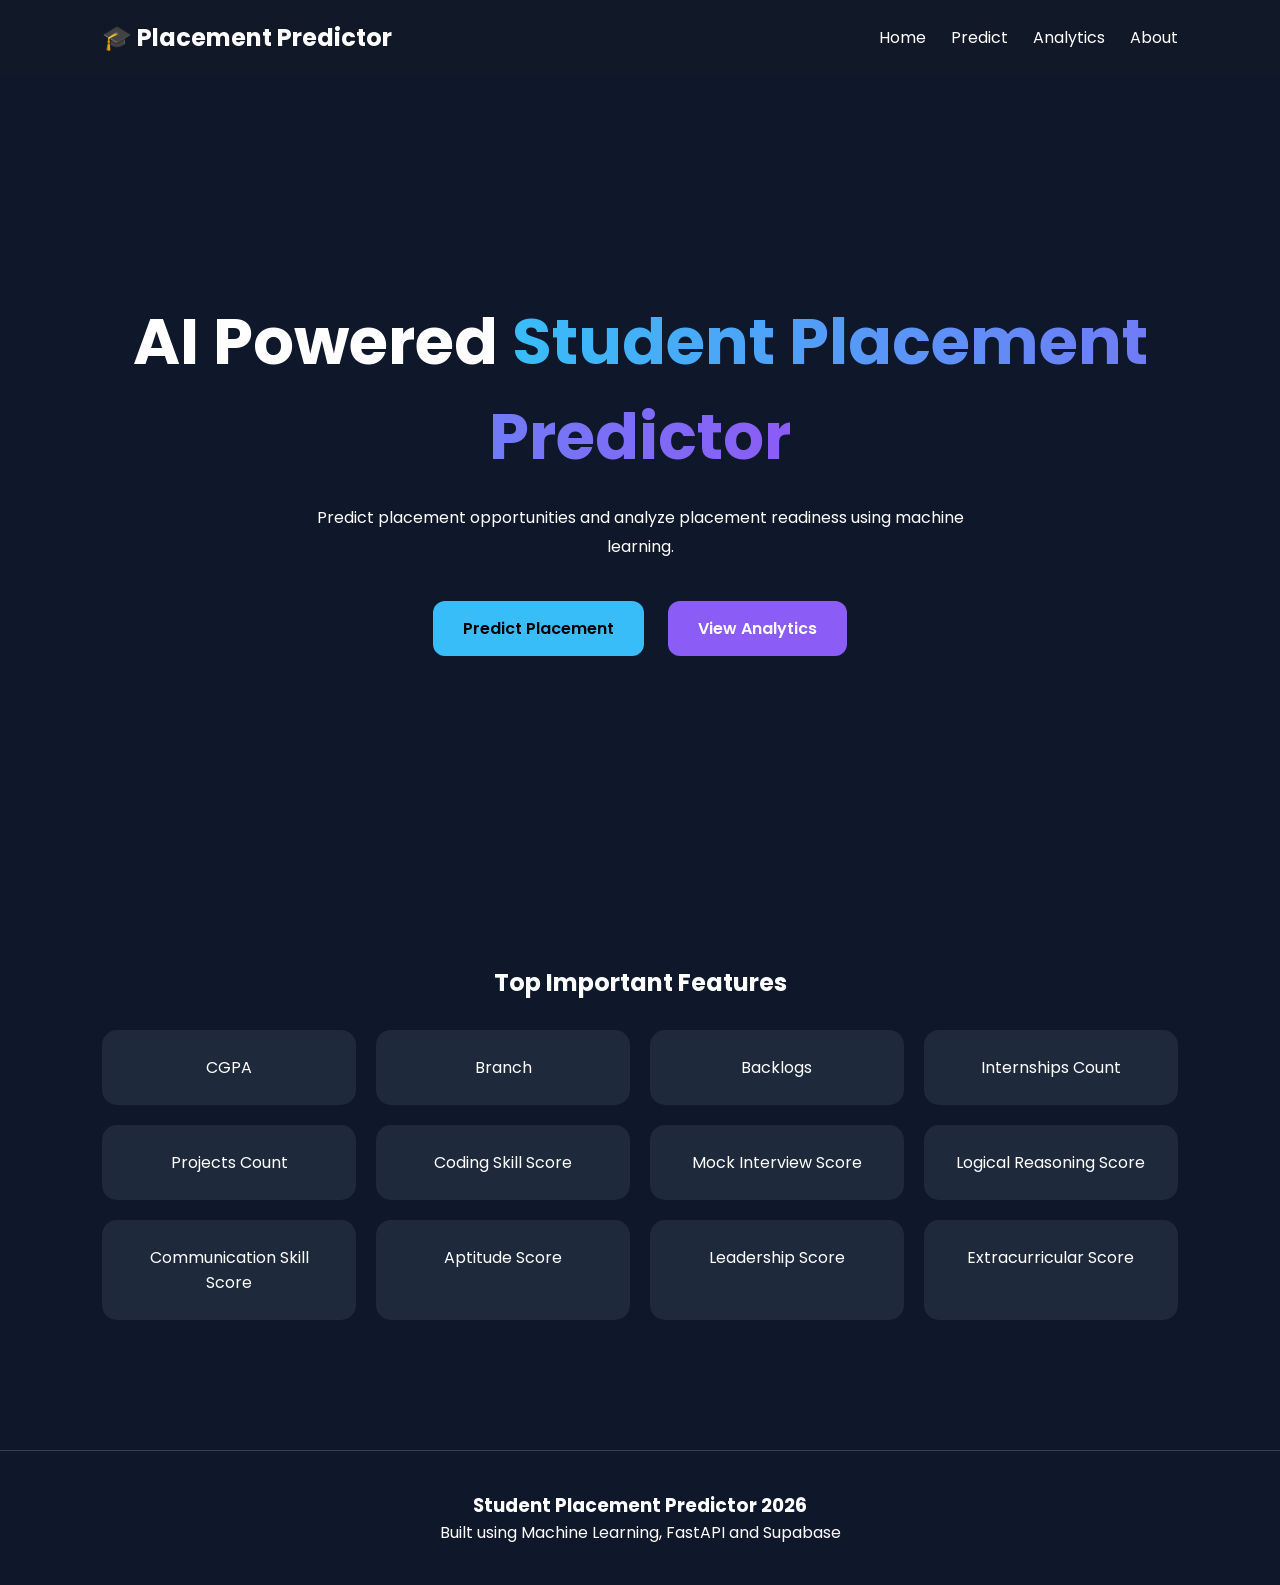
<file: frontend/index.html>
<!DOCTYPE html>
<html lang="en">
<head>
<meta charset="UTF-8">
<meta name="viewport" content="width=device-width, initial-scale=1.0">

<title>Student Placement Predictor</title>

<link rel="stylesheet" href="css/style.css">

<link href="https://fonts.googleapis.com/css2?family=Poppins:wght@300;400;500;600;700&display=swap" rel="stylesheet">

</head>

<body>

<nav class="navbar">

<div class="logo">
🎓 Placement Predictor
</div>

<ul class="nav-links">
<li><a href="index.html">Home</a></li>
<li><a href="predict.html">Predict</a></li>
<li><a href="analytics.html">Analytics</a></li>
<li><a href="about.html">About</a></li>
</ul>

</nav>

<section class="hero">

<div class="hero-content">

<h1>
AI Powered
<span>Student Placement Predictor</span>
</h1>

<p>
Predict placement opportunities and analyze placement readiness using machine learning.
</p>

<div class="hero-buttons">

<a href="predict.html" class="btn-primary">
Predict Placement
</a>

<a href="analytics.html" class="btn-secondary">
View Analytics
</a>

</div>

</div>

</section>



</section>

<section class="features">

<h2>Top Important Features</h2>

<div class="feature-grid">

<div class="feature-card">CGPA</div>
<div class="feature-card">Branch</div>
<div class="feature-card">Backlogs</div>
<div class="feature-card">Internships Count</div>
<div class="feature-card">Projects Count</div>
<div class="feature-card">Coding Skill Score</div>
<div class="feature-card">Mock Interview Score</div>
<div class="feature-card">Logical Reasoning Score</div>
<div class="feature-card">Communication Skill Score</div>
<div class="feature-card">Aptitude Score</div>
<div class="feature-card">Leadership Score</div>
<div class="feature-card">Extracurricular Score</div>

</div>

</section>

<footer>

<h3>Student Placement Predictor 2026</h3>

<p>Built using Machine Learning, FastAPI and Supabase</p>

</footer>

</body>
</html>
</file>
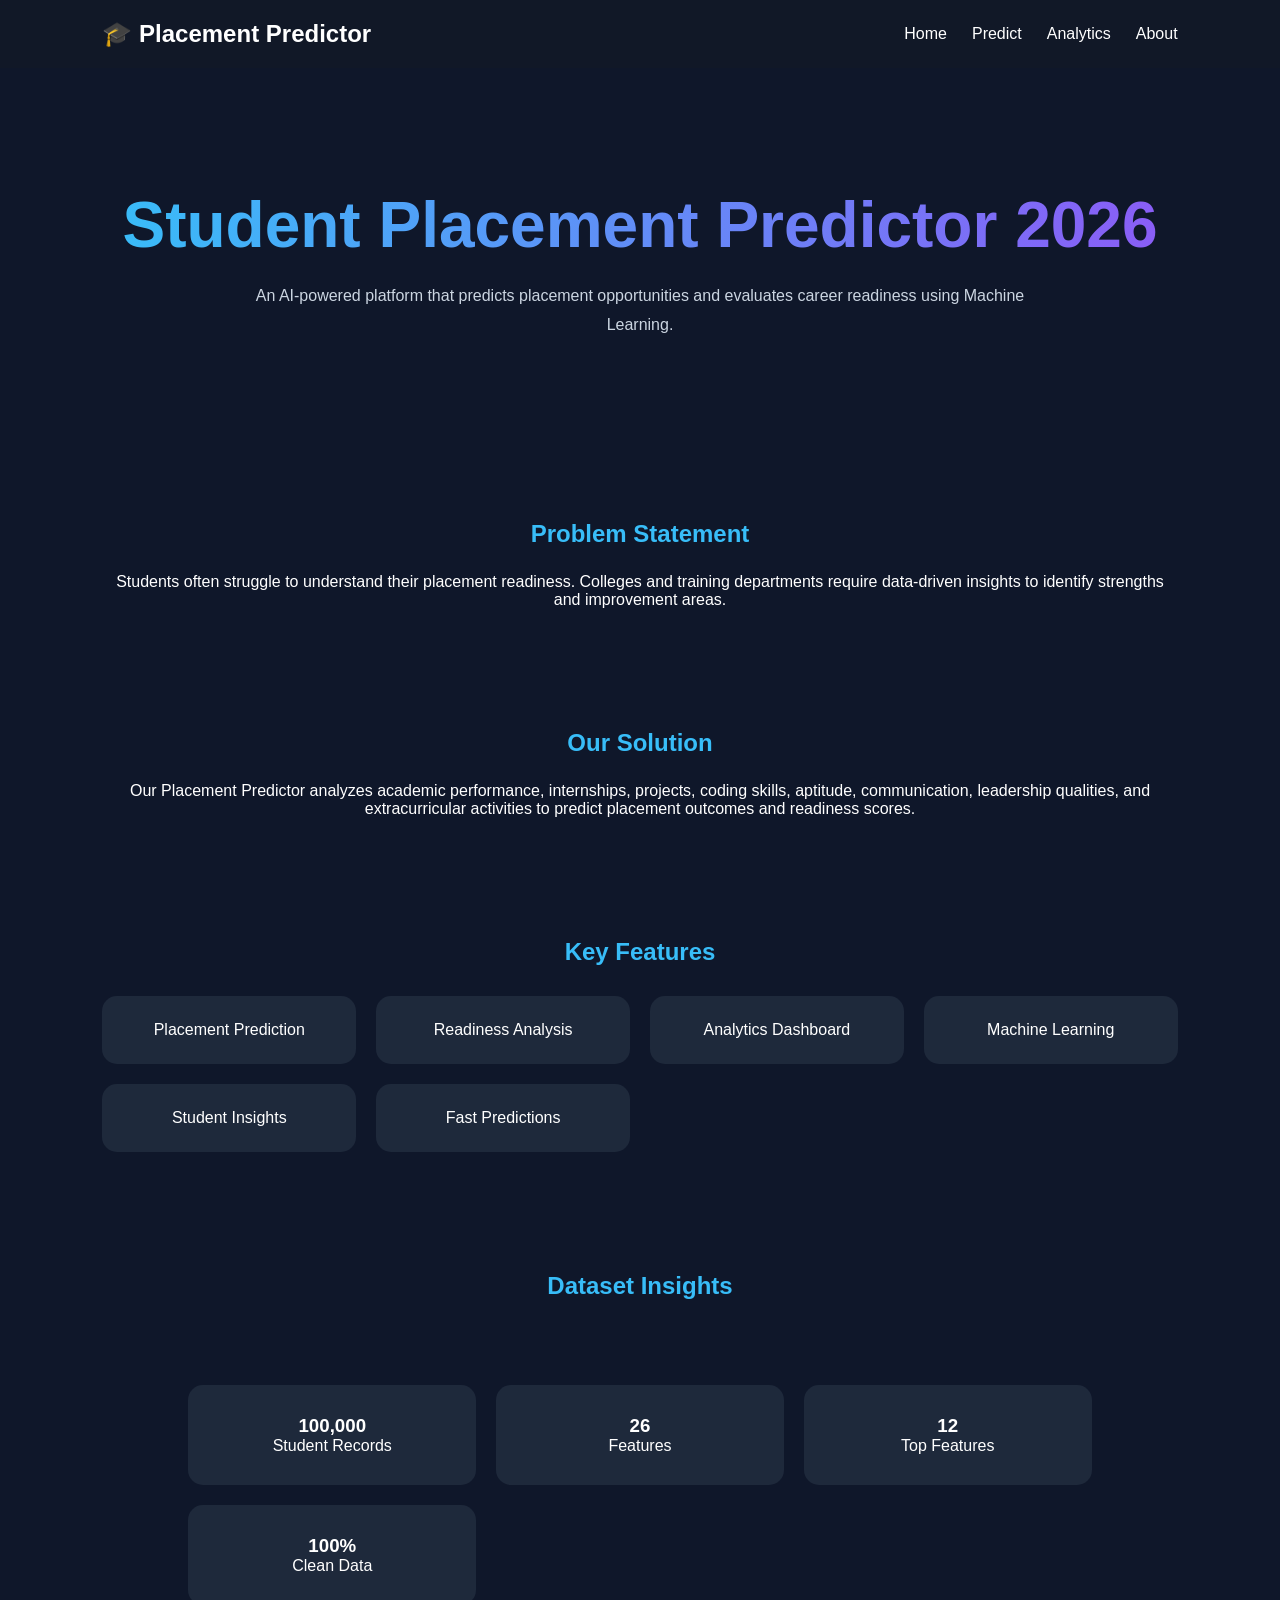
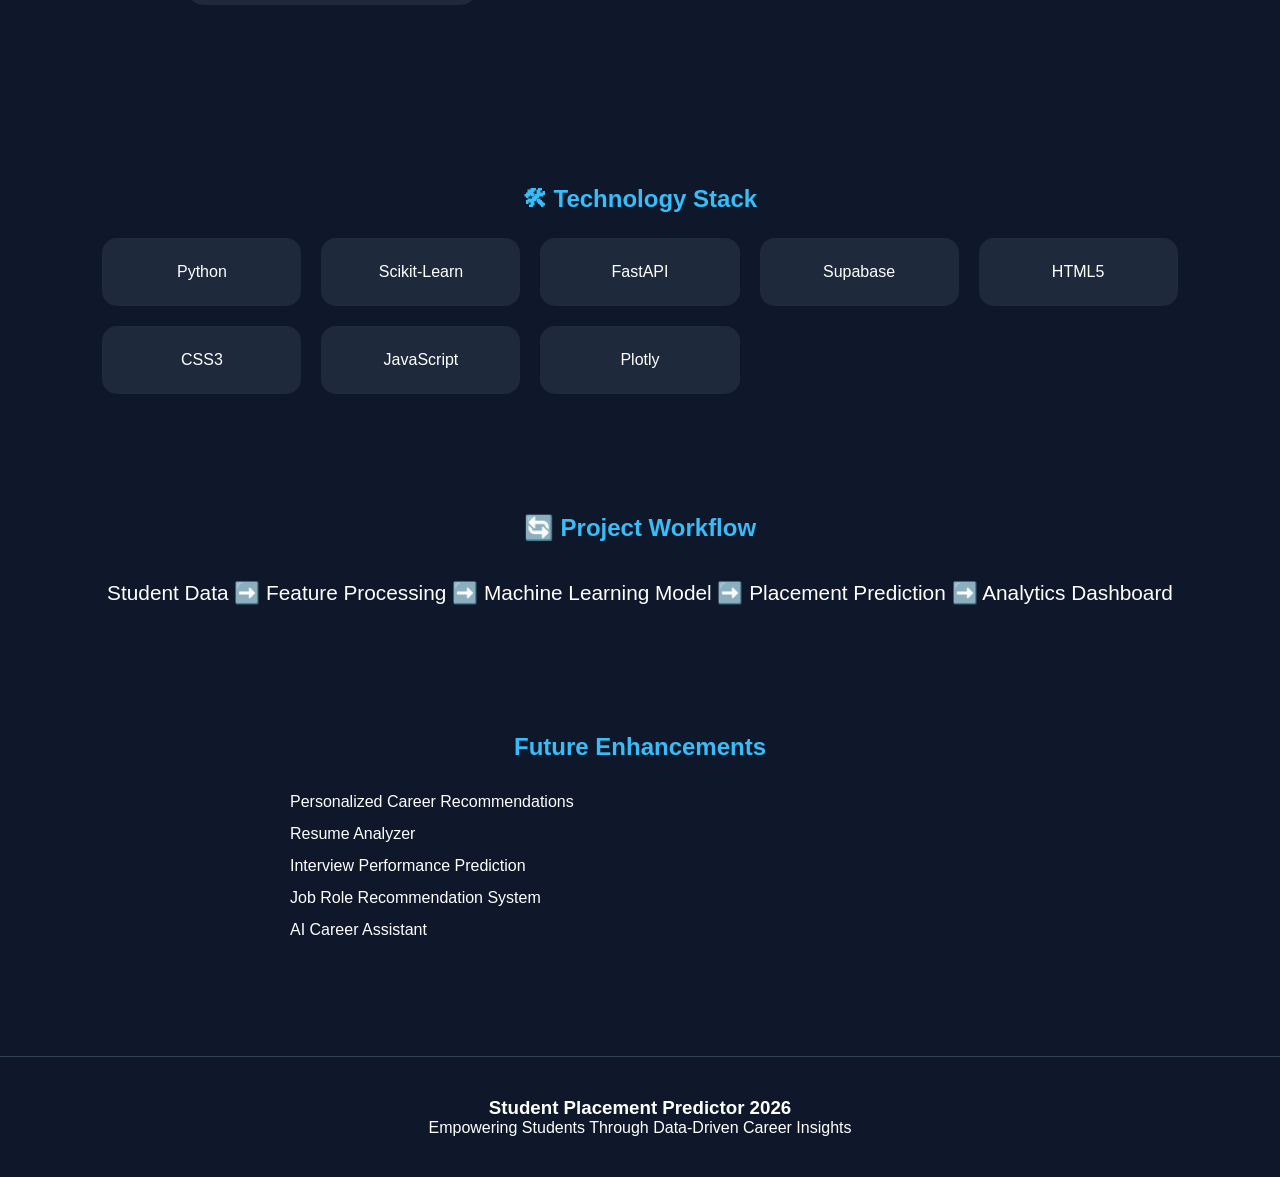
<file: frontend/about.html>
<!DOCTYPE html>
<html lang="en">

<head>

<meta charset="UTF-8">
<meta name="viewport" content="width=device-width, initial-scale=1.0">

<title>About Project</title>

<link rel="stylesheet" href="css/style.css">

</head>

<body>

<nav class="navbar">

<div class="logo">
🎓 Placement Predictor
</div>

<ul class="nav-links">
<li><a href="index.html">Home</a></li>
<li><a href="predict.html">Predict</a></li>
<li><a href="analytics.html">Analytics</a></li>
<li><a href="about.html">About</a></li>
</ul>

</nav>

<section class="about-hero">

<h1>Student Placement Predictor 2026</h1>

<p>
An AI-powered platform that predicts placement opportunities
and evaluates career readiness using Machine Learning.
</p>

</section>

<section class="about-card">

<h2>Problem Statement</h2>

<p>
Students often struggle to understand their placement readiness.
Colleges and training departments require data-driven insights
to identify strengths and improvement areas.
</p>

</section>

<section class="about-card">

<h2>Our Solution</h2>

<p>
Our Placement Predictor analyzes academic performance,
internships, projects, coding skills, aptitude, communication,
leadership qualities, and extracurricular activities to predict
placement outcomes and readiness scores.
</p>

</section>

<section class="about-card">

<h2>Key Features</h2>

<div class="feature-grid">

<div class="feature-card">
Placement Prediction
</div>

<div class="feature-card">
Readiness Analysis
</div>

<div class="feature-card">
Analytics Dashboard
</div>

<div class="feature-card">
Machine Learning
</div>

<div class="feature-card">
Student Insights
</div>

<div class="feature-card">
Fast Predictions
</div>

</div>

</section>

<section class="about-card">

<h2>Dataset Insights</h2>

<div class="stats">

<div class="card">
<h3>100,000</h3>
<p>Student Records</p>
</div>

<div class="card">
<h3>26</h3>
<p>Features</p>
</div>

<div class="card">
<h3>12</h3>
<p>Top Features</p>
</div>

<div class="card">
<h3>100%</h3>
<p>Clean Data</p>
</div>

</div>

</section>

<section class="about-card">

<h2>🛠 Technology Stack</h2>

<div class="tech-grid">

<div class="tech-card">Python</div>
<div class="tech-card">Scikit-Learn</div>
<div class="tech-card">FastAPI</div>
<div class="tech-card">Supabase</div>
<div class="tech-card">HTML5</div>
<div class="tech-card">CSS3</div>
<div class="tech-card">JavaScript</div>
<div class="tech-card">Plotly</div>

</div>

</section>

<section class="about-card">

<h2>🔄 Project Workflow</h2>

<div class="workflow">

Student Data
➡️
Feature Processing
➡️
Machine Learning Model
➡️
Placement Prediction
➡️
Analytics Dashboard

</div>

</section>

<section class="about-card">

<h2>Future Enhancements</h2>

<ul class="future-list">

<li>Personalized Career Recommendations</li>

<li>Resume Analyzer</li>

<li>Interview Performance Prediction</li>

<li>Job Role Recommendation System</li>

<li>AI Career Assistant</li>

</ul>

</section>

<footer>

<h3>Student Placement Predictor 2026</h3>

<p>
Empowering Students Through Data-Driven Career Insights
</p>

</footer>

</body>

</html>
</file>
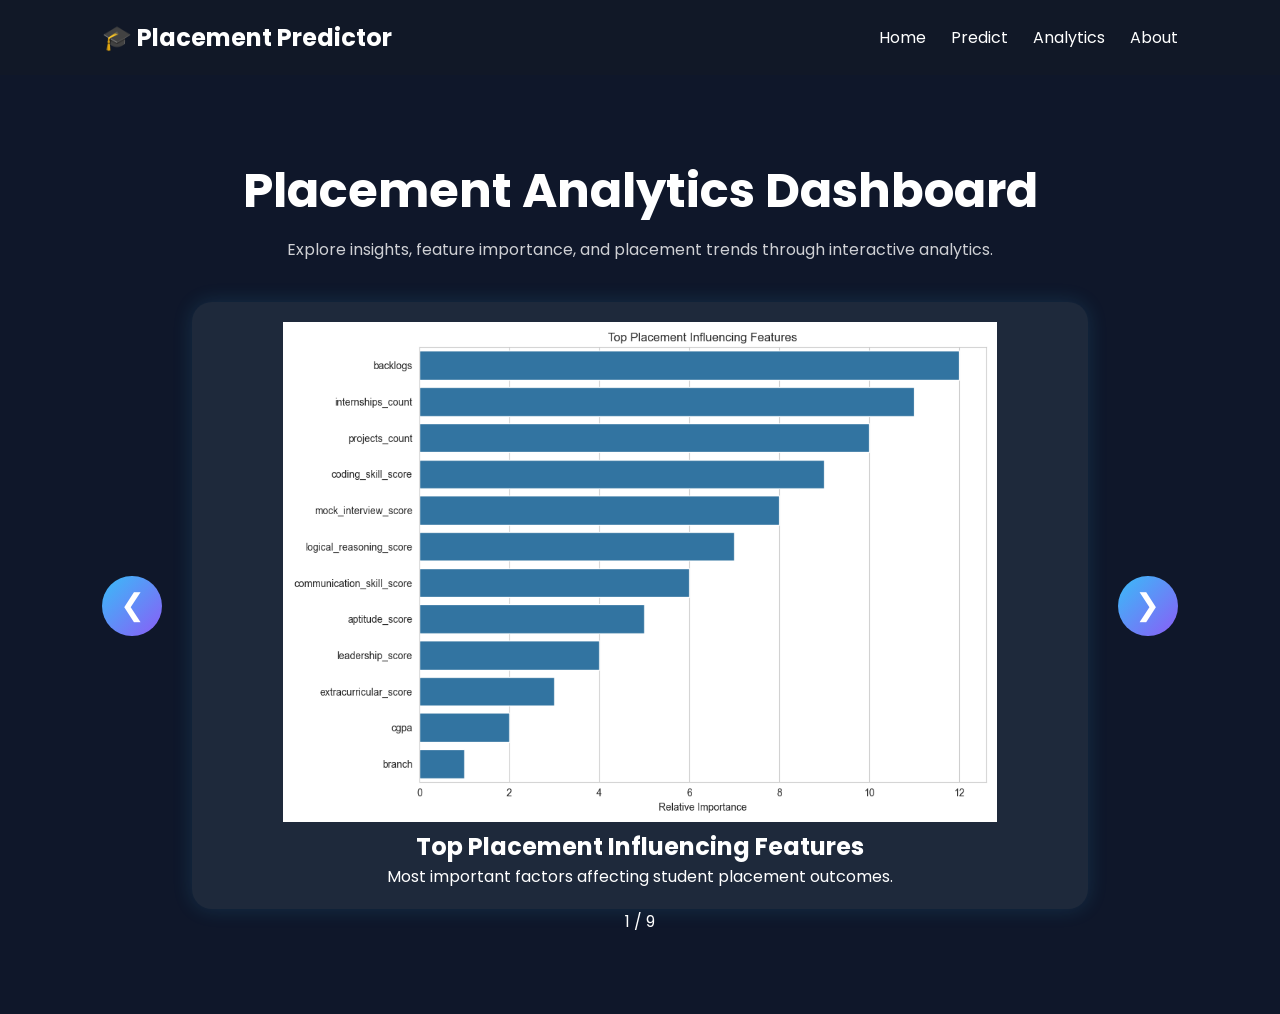
<file: frontend/analytics.html>
<!DOCTYPE html>
<html lang="en">

<head>
    <meta charset="UTF-8">
    <meta name="viewport" content="width=device-width, initial-scale=1.0">
    <title>Analytics Dashboard</title>

    <link rel="stylesheet" href="css/style.css">

    <link href="https://fonts.googleapis.com/css2?family=Poppins:wght@300;400;500;600;700&display=swap" rel="stylesheet">
</head>

<body>

    <nav class="navbar">

        <div class="logo">
            🎓 Placement Predictor
        </div>

        <ul class="nav-links">
            <li><a href="index.html">Home</a></li>
            <li><a href="predict.html">Predict</a></li>
            <li><a href="analytics.html" class="active">Analytics</a></li>
            <li><a href="about.html">About</a></li>
        </ul>

    </nav>

    <section class="analytics-page">

        <h1>Placement Analytics Dashboard</h1>

        <p class="analytics-subtitle">
            Explore insights, feature importance, and placement trends through interactive analytics.
        </p>

        <div class="slider-container">

            <button class="slider-btn" onclick="prevSlide()">
                ❮
            </button>

            <div class="image-card">

                <img
                    id="analyticsImage"
                    src="assets/top_features.png"
                    alt="Analytics Plot"
                >

                <h2 id="imageTitle">
                    Top Placement Influencing Features
                </h2>

                <p id="imageDescription">
                    Most important factors affecting student placement outcomes.
                </p>

            </div>

            <button class="slider-btn" onclick="nextSlide()">
                ❯
            </button>

        </div>

        <div class="slide-indicator">
            <span id="slideCounter">1 / 9</span>
        </div>

    </section>

    <script src="js/analytics.js"></script>

</body>

</html>
</file>
<file: frontend/css/style.css>
*{
margin:0;
padding:0;
box-sizing:border-box;
font-family:'Poppins',sans-serif;
}

body{
background:#0f172a;
color:white;
}

.navbar{
display:flex;
justify-content:space-between;
align-items:center;
padding:20px 8%;
background:#111827;
}

.logo{
font-size:1.5rem;
font-weight:700;
}

.nav-links{
display:flex;
list-style:none;
gap:25px;
}

.nav-links a{
color:white;
text-decoration:none;
}

.hero{
height:90vh;
display:flex;
justify-content:center;
align-items:center;
text-align:center;
padding:20px;
}

.hero h1{
font-size:4rem;
margin-bottom:20px;
}

.hero span{
background:linear-gradient(90deg,#38bdf8,#8b5cf6);
-webkit-background-clip:text;
color:transparent;
}

.hero p{
max-width:700px;
margin:auto;
line-height:1.8;
}

.hero-buttons{
margin-top:30px;
}

.btn-primary,
.btn-secondary{
padding:15px 30px;
text-decoration:none;
border-radius:12px;
display:inline-block;
margin:10px;
font-weight:600;
}

.btn-primary{
background:#38bdf8;
color:black;
}

.btn-secondary{
background:#8b5cf6;
color:white;
}

.stats{
display:grid;
grid-template-columns:repeat(auto-fit,minmax(250px,1fr));
gap:20px;
padding:60px 8%;
}

.card{
background:#1e293b;
padding:30px;
border-radius:15px;
text-align:center;
}

.features{
padding:80px 8%;
text-align:center;
}

.feature-grid{
display:grid;
grid-template-columns:repeat(auto-fit,minmax(220px,1fr));
gap:20px;
margin-top:30px;
}

.feature-card{
background:#1e293b;
padding:25px;
border-radius:15px;
transition:0.3s;
}

.feature-card:hover{
transform:translateY(-8px);
background:#38bdf8;
color:black;
}

.predict-section{
padding:80px 8%;
}

.form-grid{
display:grid;
grid-template-columns:repeat(auto-fit,minmax(250px,1fr));
gap:20px;
margin-top:30px;
}

input,
select{
padding:15px;
border:none;
border-radius:10px;
background:#1e293b;
color:white;
}

.predict-btn{
width:100%;
margin-top:30px;
padding:18px;
border:none;
border-radius:12px;
background:linear-gradient(90deg,#38bdf8,#8b5cf6);
color:white;
font-size:18px;
cursor:pointer;
}

.result-card{
margin-top:40px;
background:#1e293b;
padding:30px;
border-radius:15px;
}

.analytics-section,
.about-section{
padding:80px 8%;
text-align:center;
}

footer{
text-align:center;
padding:40px;
margin-top:50px;
border-top:1px solid #334155;
}
.analytics-page{
    padding:80px 8%;
    text-align:center;
}

.analytics-page h1{
    font-size:3rem;
    margin-bottom:10px;
}

.analytics-subtitle{
    opacity:0.8;
    margin-bottom:40px;
}

.slider-container{
    display:flex;
    justify-content:center;
    align-items:center;
    gap:30px;
}

.image-card{

    width:900px;
    max-width:100%;

    background:#1e293b;

    padding:20px;

    border-radius:20px;

    box-shadow:
    0 0 20px rgba(56,189,248,.15);
}

.image-card img{

    width:100%;
    height:500px;

    object-fit:contain;

    border-radius:15px;
}

.image-card h3{
    margin-top:20px;
}

.slider-btn{

    width:60px;
    height:60px;

    border:none;

    border-radius:50%;

    cursor:pointer;

    font-size:30px;

    color:white;

    background:
    linear-gradient(
    135deg,
    #38bdf8,
    #8b5cf6
    );

    transition:.3s;
}

.slider-btn:hover{

    transform:scale(1.1);

    box-shadow:
    0 0 25px rgba(139,92,246,.5);

}
.about-hero{

    padding:120px 8%;
    text-align:center;

}

.about-hero h1{

    font-size:4rem;

    background:
    linear-gradient(
    90deg,
    #38bdf8,
    #8b5cf6
    );

    -webkit-background-clip:text;
    color:transparent;

}

.about-hero p{

    margin-top:20px;
    max-width:800px;
    margin-left:auto;
    margin-right:auto;

    color:#cbd5e1;
    line-height:1.8;

}

.about-card{

    padding:60px 8%;
    text-align:center;

}

.about-card h2{

    margin-bottom:25px;
    color:#38bdf8;

}

.tech-grid{

    display:grid;
    grid-template-columns:
    repeat(auto-fit,minmax(180px,1fr));

    gap:20px;
}

.tech-card{

    padding:25px;

    background:#1e293b;

    border-radius:15px;

    transition:.3s;
}

.tech-card:hover{

    transform:translateY(-6px);

    background:#38bdf8;

    color:black;
}

.workflow{

    font-size:1.3rem;

    line-height:2;

    margin-top:30px;

}

.future-list{

    list-style:none;

    max-width:700px;

    margin:auto;

    text-align:left;

    line-height:2;

}
</file>
